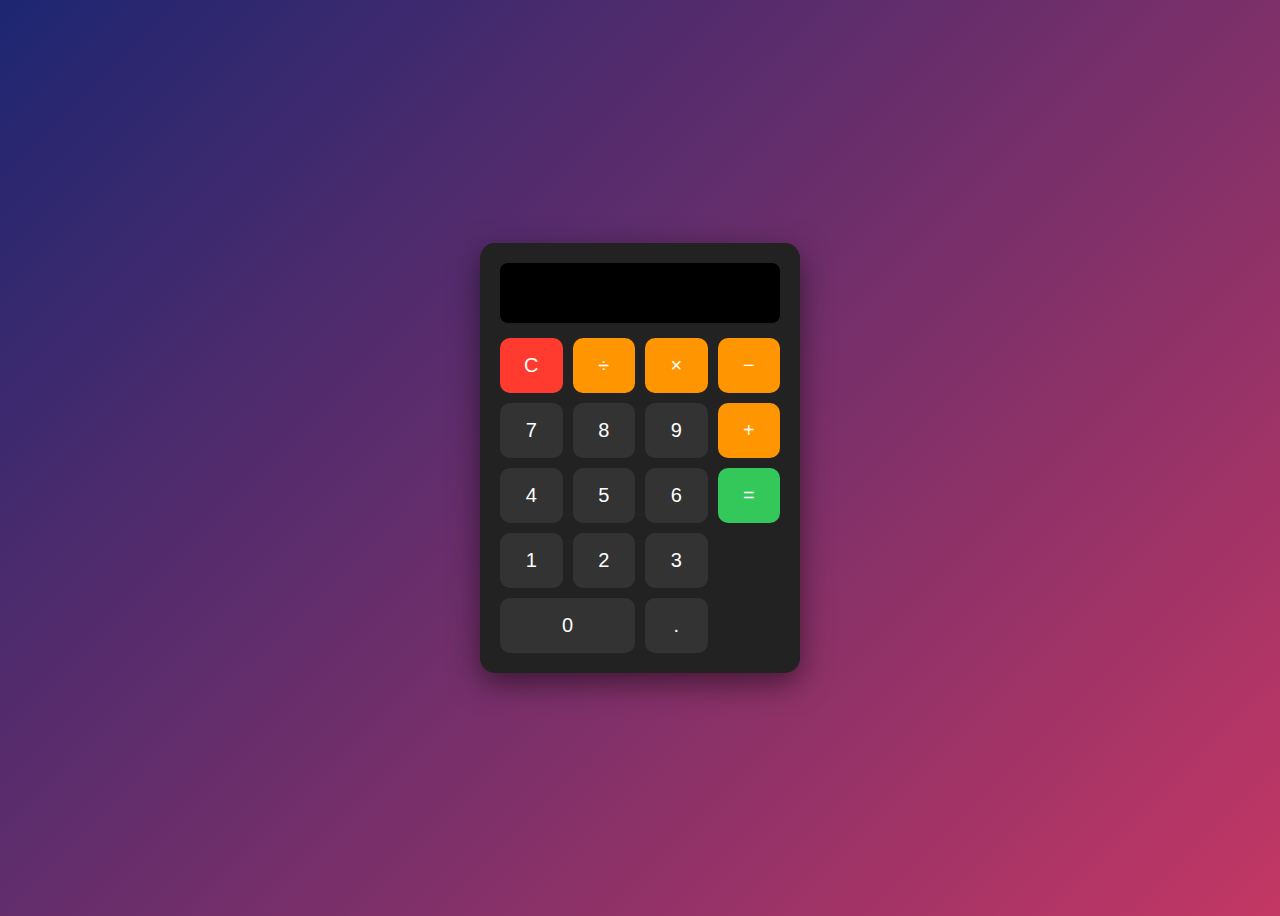
<file: calculater/calculator.html>
<!DOCTYPE html>
<html lang="en">
<head>
  <meta charset="UTF-8">
  <title>Calculator</title>
  <link rel="stylesheet" href="styling.css">
</head>
<body>

<div class="calculator">
  <input type="text" id="display" readonly>

  <div class="buttons">
    <button class="clear">C</button>
    <button class="operator">÷</button>
    <button class="operator">×</button>
    <button class="operator">−</button>

    <button>7</button>
    <button>8</button>
    <button>9</button>
    <button class="operator">+</button>

    <button>4</button>
    <button>5</button>
    <button>6</button>
    <button class="equal">=</button>

    <button>1</button>
    <button>2</button>
    <button>3</button>

    <button class="zero">0</button>
    <button>.</button>
  </div>
</div>

<script src="calc.js"></script>
</body>
</html>
</file>
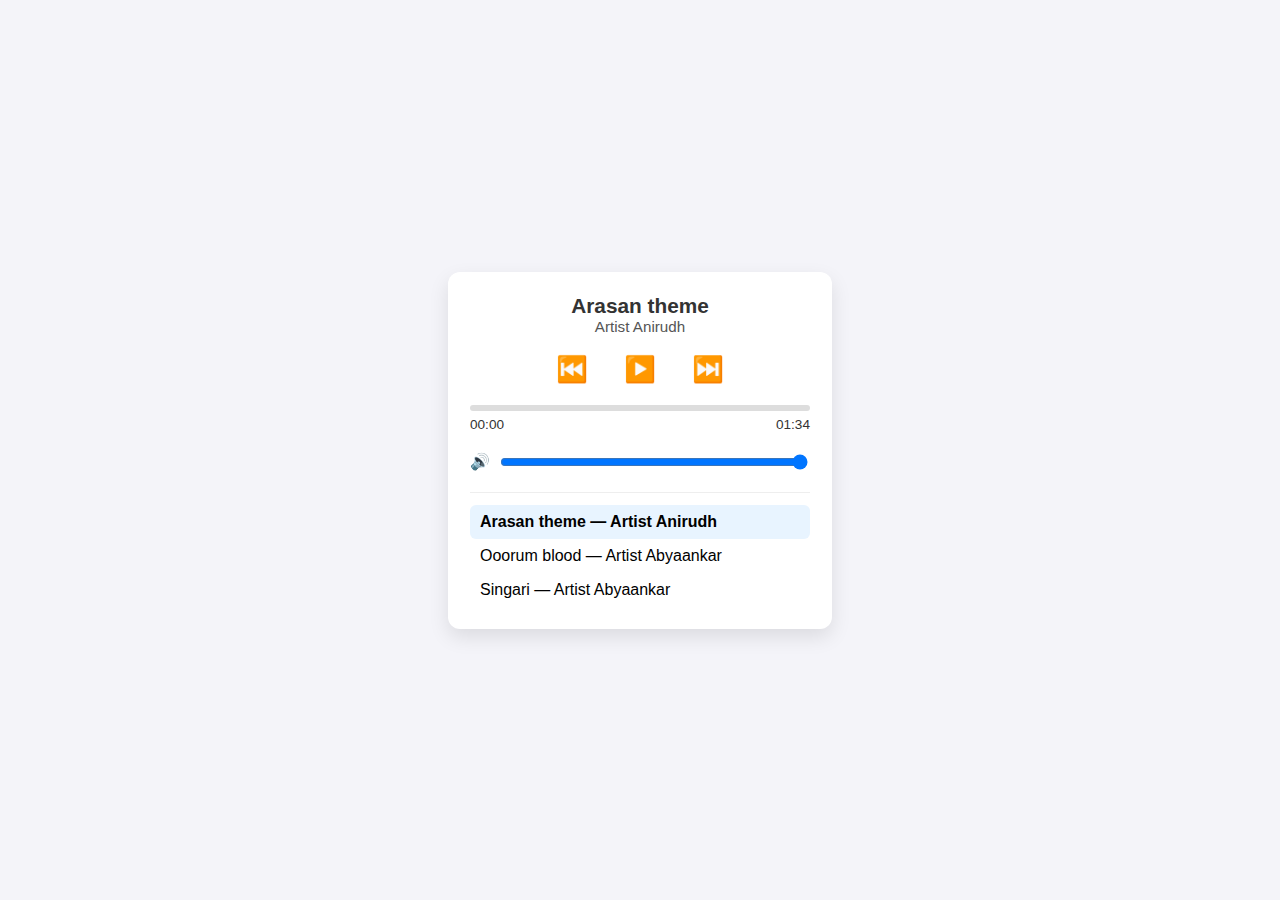
<file: music player/music.html>
<!DOCTYPE html>
<html lang="en">
<head>
  <meta charset="UTF-8" />
  <meta name="viewport" content="width=device-width, initial-scale=1" />
  <title>Music Player interface</title>
  <style>
    :root {
      --bg-color: #f4f4f9;
      --card-bg: #ffffff;
      --primary: #2196f3;
      --primary-dark: #1769aa;
      --text-primary: #333;
      --text-secondary: #555;
      --shadow: rgba(0, 0, 0, 0.1);
      --transition-speed: 0.3s;
    }
    body {
      background: var(--bg-color);
      font-family: Arial, sans-serif;
      display: flex;
      align-items: center;
      justify-content: center;
      height: 100vh;
      margin: 0;
    }
    .player {
      background: var(--card-bg);
      border-radius: 12px;
      box-shadow: 0 8px 20px var(--shadow);
      width: 340px;
      padding: 22px;
      transition: transform var(--transition-speed), box-shadow var(--transition-speed);
    }
    .player:hover {
      transform: translateY(-5px);
      box-shadow: 0 12px 28px var(--shadow);
    }
    .track-info {
      text-align: center;
      margin-bottom: 18px;
    }
    .track-info .title {
      font-size: 1.3em;
      font-weight: bold;
      color: var(--text-primary);
    }
    .track-info .artist {
      font-size: 0.95em;
      color: var(--text-secondary);
    }
    .controls {
      display: flex;
      justify-content: center;
      align-items: center;
      gap: 24px;
      margin-bottom: 20px;
    }
    .controls button {
      background: none;
      border: none;
      font-size: 1.6em;
      color: var(--primary);
      cursor: pointer;
      transition: transform var(--transition-speed), color var(--transition-speed);
    }
    .controls button:hover {
      transform: scale(1.2);
      color: var(--primary-dark);
    }
    .progress-container {
      width: 100%;
      height: 6px;
      background: #ddd;
      border-radius: 3px;
      cursor: pointer;
      position: relative;
      margin-bottom: 6px;
      transition: background var(--transition-speed);
    }
    .progress-container:hover {
      background: #ccc;
    }
    .progress {
      height: 100%;
      background: var(--primary);
      width: 0%;
      border-radius: 3px;
      transition: width 0.1s linear;
    }
    .time {
      display: flex;
      justify-content: space-between;
      font-size: 0.85em;
      color: var(--text-primary);
      margin-bottom: 20px;
    }
    .volume-container {
      display: flex;
      align-items: center;
      gap: 8px;
      margin-bottom: 20px;
    }
    .volume-container input[type="range"] {
      width: 100%;
      cursor: pointer;
    }
    .playlist {
      max-height: 140px;
      overflow-y: auto;
      border-top: 1px solid #eee;
      padding-top: 12px;
    }
    .playlist .song {
      padding: 8px 10px;
      border-radius: 6px;
      transition: background-color var(--transition-speed), transform var(--transition-speed);
      cursor: pointer;
    }
    .playlist .song:hover {
      background-color: #f0f8ff;
      transform: translateX(4px);
    }
    .playlist .song.active {
      background-color: #e8f4ff;
      font-weight: bold;
    }
    /* optional: smooth fade-in on load */
    @keyframes fadeIn {
      from { opacity: 0; transform: scale(0.95); }
      to { opacity: 1; transform: scale(1); }
    }
    .player {
      animation: fadeIn 0.5s ease-out;
    }
  </style>
</head>
<body>

<div class="player">
  <div class="track-info">
    <div class="title" id="title">No song</div>
    <div class="artist" id="artist">-</div>
  </div>

  <div class="controls">
    <button id="prev">⏮️</button>
    <button id="play">▶️</button>
    <button id="next">⏭️</button>
  </div>

  <div class="progress-container" id="progress-container">
    <div class="progress" id="progress"></div>
  </div>
  <div class="time">
    <span id="current-time">00:00</span>
    <span id="total-duration">00:00</span>
  </div>

  <div class="volume-container">
    <label for="volume">🔊</label>
    <input type="range" id="volume" min="0" max="1" step="0.01" value="1">
  </div>

  <div class="playlist" id="playlist">
    <!-- playlist items will be injected here -->
  </div>

  <audio id="audio"></audio>
</div>

<script>
  const tracks = [
    { title: "Arasan theme", artist: "Artist Anirudh", src: "music/song1.mp3" },
    { title: "Ooorum blood", artist: "Artist Abyaankar", src: "music/song2.mp3" },
    { title: "Singari", artist: "Artist Abyaankar", src: "music/song3.mp3" }
    // Add more tracks as needed
  ];

  let currentIndex = 0;
  const audio = document.getElementById('audio');
  const playBtn = document.getElementById('play');
  const prevBtn = document.getElementById('prev');
  const nextBtn = document.getElementById('next');
  const titleEl = document.getElementById('title');
  const artistEl = document.getElementById('artist');
  const currentTimeEl = document.getElementById('current-time');
  const totalDurationEl = document.getElementById('total-duration');
  const progressContainer = document.getElementById('progress-container');
  const progressBar = document.getElementById('progress');
  const volumeSlider = document.getElementById('volume');
  const playlistEl = document.getElementById('playlist');

  function loadTrack(index) {
    const track = tracks[index];
    audio.src = track.src;
    titleEl.textContent = track.title;
    artistEl.textContent = track.artist;
    document.querySelectorAll('.playlist .song').forEach((el, idx) => {
      el.classList.toggle('active', idx === index);
    });
  }

  function playTrack() {
    audio.play();
    playBtn.textContent = '⏸️';
  }
  function pauseTrack() {
    audio.pause();
    playBtn.textContent = '▶️';
  }

  playBtn.onclick = () => {
    if (audio.paused) playTrack();
    else pauseTrack();
  };

  prevBtn.onclick = () => {
    currentIndex = (currentIndex - 1 + tracks.length) % tracks.length;
    loadTrack(currentIndex);
    playTrack();
  };

  nextBtn.onclick = () => {
    currentIndex = (currentIndex + 1) % tracks.length;
    loadTrack(currentIndex);
    playTrack();
  };

  audio.addEventListener('loadedmetadata', () => {
    totalDurationEl.textContent = formatTime(audio.duration);
  });

  audio.addEventListener('timeupdate', () => {
    currentTimeEl.textContent = formatTime(audio.currentTime);
    const percent = (audio.currentTime / audio.duration) * 100;
    progressBar.style.width = percent + '%';
  });

  progressContainer.onclick = (e) => {
    const clickX = e.offsetX;
    const width = progressContainer.clientWidth;
    audio.currentTime = (clickX / width) * audio.duration;
  };

  volumeSlider.oninput = (e) => {
    audio.volume = e.target.value;
  };

  audio.addEventListener('ended', () => {
    // autoplay next
    currentIndex = (currentIndex + 1) % tracks.length;
    loadTrack(currentIndex);
    playTrack();
  });

  tracks.forEach((track, idx) => {
    const div = document.createElement('div');
    div.classList.add('song');
    div.textContent = track.title + " — " + track.artist;
    div.onclick = () => {
      currentIndex = idx;
      loadTrack(currentIndex);
      playTrack();
    };
    playlistEl.append(div);
  });

  loadTrack(currentIndex);

  function formatTime(sec) {
    const m = Math.floor(sec / 60);
    const s = Math.floor(sec % 60);
    return String(m).padStart(2, '0') + ":" + String(s).padStart(2, '0');
  }
</script>

</body>
</html>
</file>
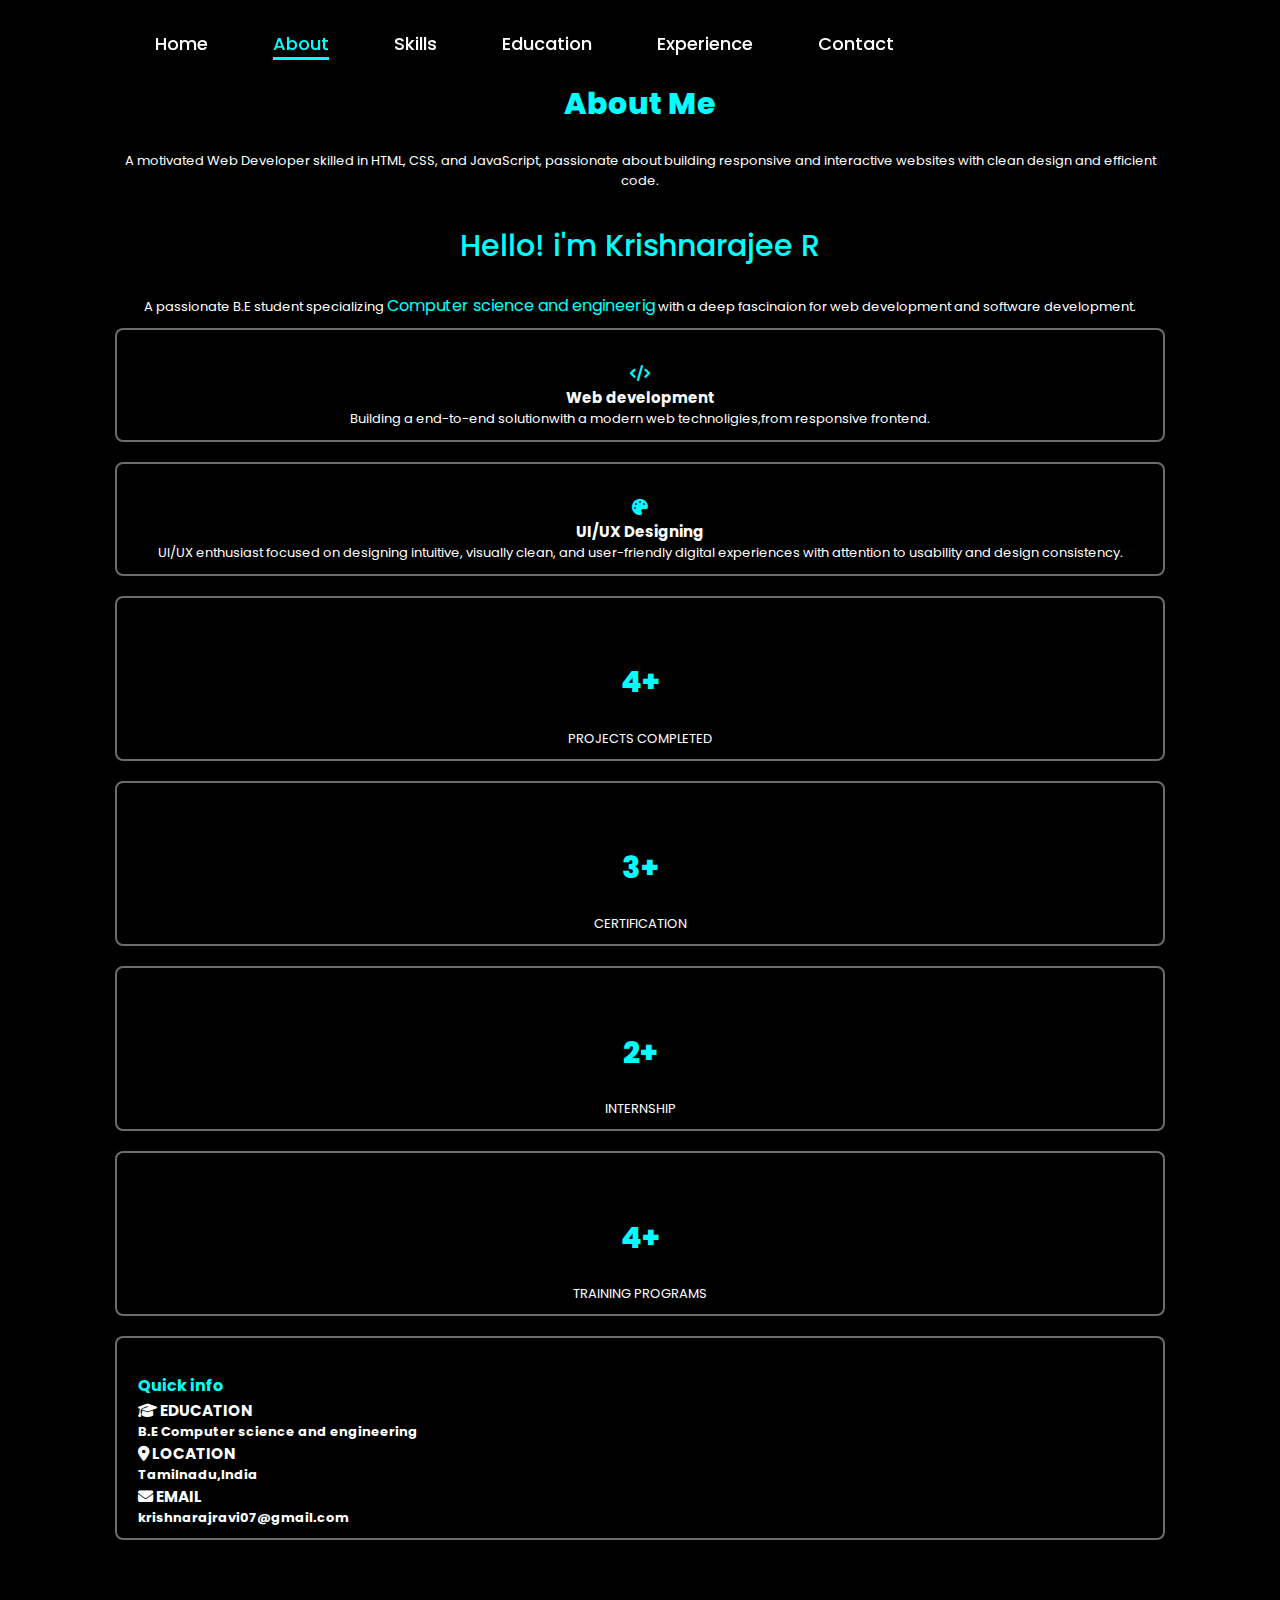
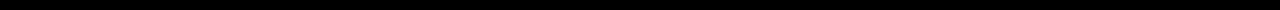
<file: portfolio/about.html>
<!DOCTYPE html>
<html lang="en">
    
<head>
    <meta charset="UTF-8">
    <meta name="viewport" content="width=device-width, initial-scale=1.0">
    <link rel="stylesheet" href="https://cdnjs.cloudflare.com/ajax/libs/font-awesome/6.5.2/css/all.min.css">
    <link rel="stylesheet" href="style.css">
    
    <title> Krisharajee Portfolio Website</title>
    <style>
        body{
            text-align: center;
        }
        h1{
            padding: 3% 2% 2%;
            color: aqua; 
            border-bottom: 3px solid transparent;
        }
        h1{
    font-size: 3rem;
    color:aqua;
    font-weight: 800;
    cursor: pointer;
    transition: 0.5s ease;
}

h1:hover{
    transform: scale(1.1);
}
        p{
font-size: small;
content: none;
        }
        .aboutname{
            text-align: center;
            color: aqua;
            font-weight: 500;
           
        }
        .aboutp{
            font-weight: 400;
            font-style: normal;
            font-size: small;
            margin-bottom:  10px;
        }
        .aboutp span{
            font-size: medium;
            font-weight: 400;
            color: aqua;
        }
        .web{
            padding: 3% 2% 1%;
            border:2px solid rgb(105, 109, 109);
            border-radius: 8px;
            transition: all 0.3 ease;
            margin-bottom: 20px;
        }
        .web:hover{
           border-color: aqua;
           box-shadow: inset 0px 0px 10px aqua;
        }

          .uiux{
           
            margin: 0%;
            padding: 3% 2% 1%;
            border:2px solid rgb(105, 109, 109);
            border-radius: 8px;
            transition: all 0.3 ease;
            gap: 20px;
             margin-bottom: 20px;
        }
        .uiux:hover{
           border-color: aqua;
           box-shadow: inset 0px 0px 10px aqua;
        }
        .icon{
            margin-bottom: 5px;
            font-size: medium;
            color: aqua;
        }
     .proj
    {
         padding: 3% 2% 1%;
            border:2px solid rgb(105, 109, 109);
            border-radius: 8px;
            transition: all 0.3 ease;
            margin-bottom: 20px;
    }
     .proj:hover{
           border-color: aqua;
           box-shadow: inset 0px 0px 10px aqua;
        }
     .cert
    {
         padding: 3% 2% 1%;
            border:2px solid rgb(105, 109, 109);
            border-radius: 8px;
            transition: all 0.3 ease;
            margin-bottom: 20px;
    }
     .cert:hover{
           border-color: aqua;
           box-shadow: inset 0px 0px 10px aqua;
        }
         .intern
    {
         padding: 3% 2% 1%;
            border:2px solid rgb(105, 109, 109);
            border-radius: 8px;
            transition: all 0.3 ease;
            margin-bottom: 20px;
    }
    .intern:hover{
           border-color: aqua;
           box-shadow: inset 0px 0px 10px aqua;
        }

         .train
    {
         padding: 3% 2% 1%;
            border:2px solid rgb(105, 109, 109);
            border-radius: 8px;
            transition: all 0.3 ease;
            margin-bottom: 20px;
    }
    .train:hover{
           border-color: aqua;
           box-shadow: inset 0px 0px 10px aqua;
        }
        .quick{
            
            font-size: small;
    font-weight: 100;
            text-align: left;
              padding: 3% 2% 1%;
            border:2px solid rgb(105, 109, 109);
            border-radius: 8px;
            transition: all 0.3 ease;
            margin-bottom: 20px;
        }
     .quick:hover{
           border-color: aqua;
           box-shadow: inset 0px 0px 10px aqua;
        }
.quick span{
    font-size: medium;
    padding: 0%;
    margin: 0%;
}

        
    </style>
</head>
<body>
    <header>
        

        <nav>
            <a href="index.html" > Home</a>
            <a href="about.html" class="active">About</a>
            <a href="skills.html" >Skills</a>
            <a href="education.html" >Education</a>
            <a href="experience.html" >Experience</a>
            <a href="contact.html" >Contact</a>
        </nav>

        <div class="bar">
        <a href=""><i class="fa-solid fa-bars"></i></a>
        </div>
    </header>

    <section class="content">

        <h1>About Me</h1>
        <p>A motivated Web Developer skilled in HTML, CSS, and JavaScript, passionate about building responsive and interactive websites with clean design and efficient code.</p>
<h1 class="aboutname">Hello! i'm Krishnarajee R</h1>
<p class="aboutp">A passionate B.E student specializing <span>Computer science and engineerig</span> with a deep fascinaion for web development and software development.</p>
        <div class="web">
           <a href="#" class="icon"><i class="fa-solid fa-code"></i></a>
            <h2 class="domain1">Web development</h2>
            <p class="damainp1">Building a end-to-end solutionwith a modern web technoligies,from responsive frontend.</p>

        </div>

         <div class="uiux">
           <a href="#" class="icon"><i class="fa-solid fa-palette"></i></a>
            <h2 class="domain2">UI/UX Designing</h2>
            <p class="damainp2">UI/UX enthusiast focused on designing intuitive, visually clean, and user-friendly digital experiences with attention to usability and design consistency.</p>

        </div>
<div class="overall">
        <div class="proj">
            <h1>4+</h1>
            <p>PROJECTS COMPLETED</p>
        </div>
        <div class="cert">
            <h1>
                3+
            </h1>
            <p>CERTIFICATION</p>
        </div>
        <div class="intern">
            <h1>2+</h1>
            <p>INTERNSHIP</p>
        </div>
        <div class="train">
            <h1>4+</h1>
            <p>TRAINING PROGRAMS</p>
        </div>
        <div class="quick">
            <h2><span>Quick info</span></h2>
            <div class="details">
             <div class="h3">  <h3><i class="fa-solid fa-graduation-cap"></i> EDUCATION</h3>
                <h4>B.E Computer science and engineering</h4>
</div> 
 <div class="location">  <h3><i class="fa-solid fa-location-dot"></i> LOCATION</h3>
                <h4>Tamilnadu,India</h4>
</div> 
<div class="mail">
    <h3><i class="fa-solid fa-envelope"></i> EMAIL</h3>
    <h4>krishnarajravi07@gmail.com</h4>
</div>

            </div>
        </div>
        </div>
    </section>
    <script>
  const bar = document.querySelector(".bar a");
  const nav = document.querySelector("header nav");

  bar.addEventListener("click", function (e) {
    e.preventDefault();        
    nav.classList.toggle("active");
  });
</script>
   
</body>
</html>
</file>
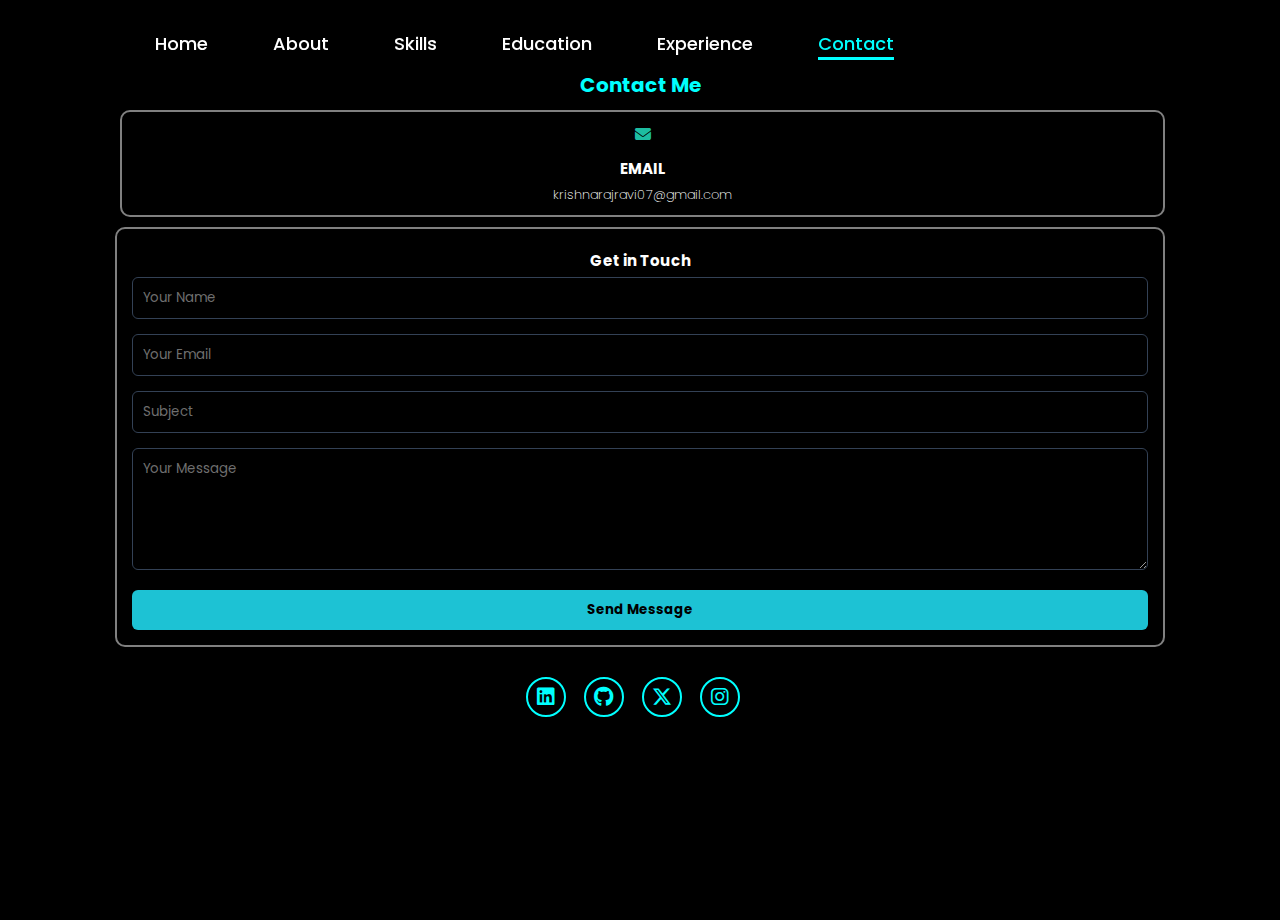
<file: portfolio/contact.html>
<!DOCTYPE html>
<html lang="en">
    
<head>
    <meta charset="UTF-8">
    <meta name="viewport" content="width=device-width, initial-scale=1.0">
    <link rel="stylesheet" href="https://cdnjs.cloudflare.com/ajax/libs/font-awesome/6.5.2/css/all.min.css">
    <link rel="stylesheet" href="style.css">
    <title> Krisharajee Portfolio Website</title>
    <style>
        body{
            text-align: center;
            margin-top: 10px;
            margin-bottom: 10px;
        }
        h1{
            color: aqua;
             margin-top: 10px;
            margin-bottom: 10px;
        }
        .mail{
        
            
            border: 2px solid gray;
            border-radius: 10px;
           
            margin-left: 5px;
             margin-top: 10px;
            margin-bottom: 10px;
        }
        .mail:hover{
           border-color: aqua;
           box-shadow: inset 0px 0px 10px aqua;
        }
  h3{
    margin-top: 10px;
    margin-bottom: 10px;
  }
  h4{
    font-size: small;
    font-weight: 200;
    margin-top: 5px;
    margin-bottom: 10px;
  }
  .icon{
   font-size: medium;
    color: rgb(29, 188, 161);;
    
   
  }
       
      .contact-section {
  background: #000000;
  padding: 30px;
  width: 350px;
  border-radius: 12px;
  box-shadow: 0 0 15px rgba(0,0,0,0.5);
}

.contact-section h2 {
  text-align: center;
  margin-bottom: 20px;
  color: #0ed3e9;
}

.contact-form input,
.contact-form textarea {
  width: 100%;
  padding: 10px;
  margin-bottom: 15px;
  border-radius: 6px;
  border: 1px solid #334155;
  background: #000000;
  color: #fff;
  outline: none;
}

.contact-form input::placeholder,
.contact-form textarea::placeholder {
  color: #6f6f6f;
}

.contact-form input:focus,
.contact-form textarea:focus {
  border-color: #14eeee;
}

.contact-form button {
  width: 100%;
  padding: 10px;
  background: #1dc2d4;
  border: none;
  border-radius: 6px;
  color: #000000;
  font-weight: bold;
  cursor: pointer;
  transition: 0.3s;
}

.contact-form button:hover {
  background:  #0bd8d8;
}  
.get{
    margin-top: 5px;
    margin-bottom: 5px;
}
.touch{
    border: 2px solid grey;
    border-radius: 10px;
    padding: 15px 15px;
}
.touch:hover{
    border-color: aqua;
           box-shadow: inset 0px 0px 10px aqua;
        }
   
    </style>
</head>
<body>
    <header>
      

        <nav>
            <a href="index.html"> Home</a>
            <a href="about.html" >About</a>
            <a href="skills.html" >Skills</a>
            <a href="education.html" >Education</a>
            <a href="experience.html" >Experience</a>
            <a href="contact.html"  class="active">Contact</a>
        </nav>
        <div class="bar">
        <a href=""><i class="fa-solid fa-bars"></i></a>
        </div>
    </header>
   <section class="contact">
<h1>Contact Me</h1>
<div class="mail">
    <h3 class="icon"><i class="fa-solid fa-envelope"></i> </h3>
    <h2>EMAIL</h2>
    <h4>krishnarajravi07@gmail.com</h4>
</div>
   
<div class="touch">
  
    <h2 class="get">Get in Touch</h2>

    <form class="contact-form" action="mailto:krishnarajravi07@gmail.com" method="post" enctype="text/plain">
      <input type="text" placeholder="Your Name" required>
      <input type="email" placeholder="Your Email" required>
      <input type="text" placeholder="Subject" required>
      <textarea placeholder="Your Message" rows="5" required></textarea>
      <button type="submit">Send Message</button>
    </form>
    </div>
    <div class="social-icons">
                <a href="https://www.linkedin.com/in/krishnarajee-r-56731928b?utm_source=share&utm_campaign=share_via&utm_content=profile&utm_medium=android_app"><i class="fa-brands fa-linkedin"></i></a>
                <a href="https://github.com/Krishnarajee"><i class="fa-brands fa-github"></i></a>
                <a href="https://x.com/KrishnarajeeR"><i class="fa-brands fa-x-twitter"></i></a>
                <a href="https://www.instagram.com/_krishnx_8?igsh=eDU4eWZiZzJrbnhx"><i class="fa-brands fa-instagram"></i></a>
            </div>
  </section>
  <script>
  const bar = document.querySelector(".bar a");
  const nav = document.querySelector("header nav");

  bar.addEventListener("click", function (e) {
    e.preventDefault();        
    nav.classList.toggle("active");
  });
</script>
</body>
</html>
</file>
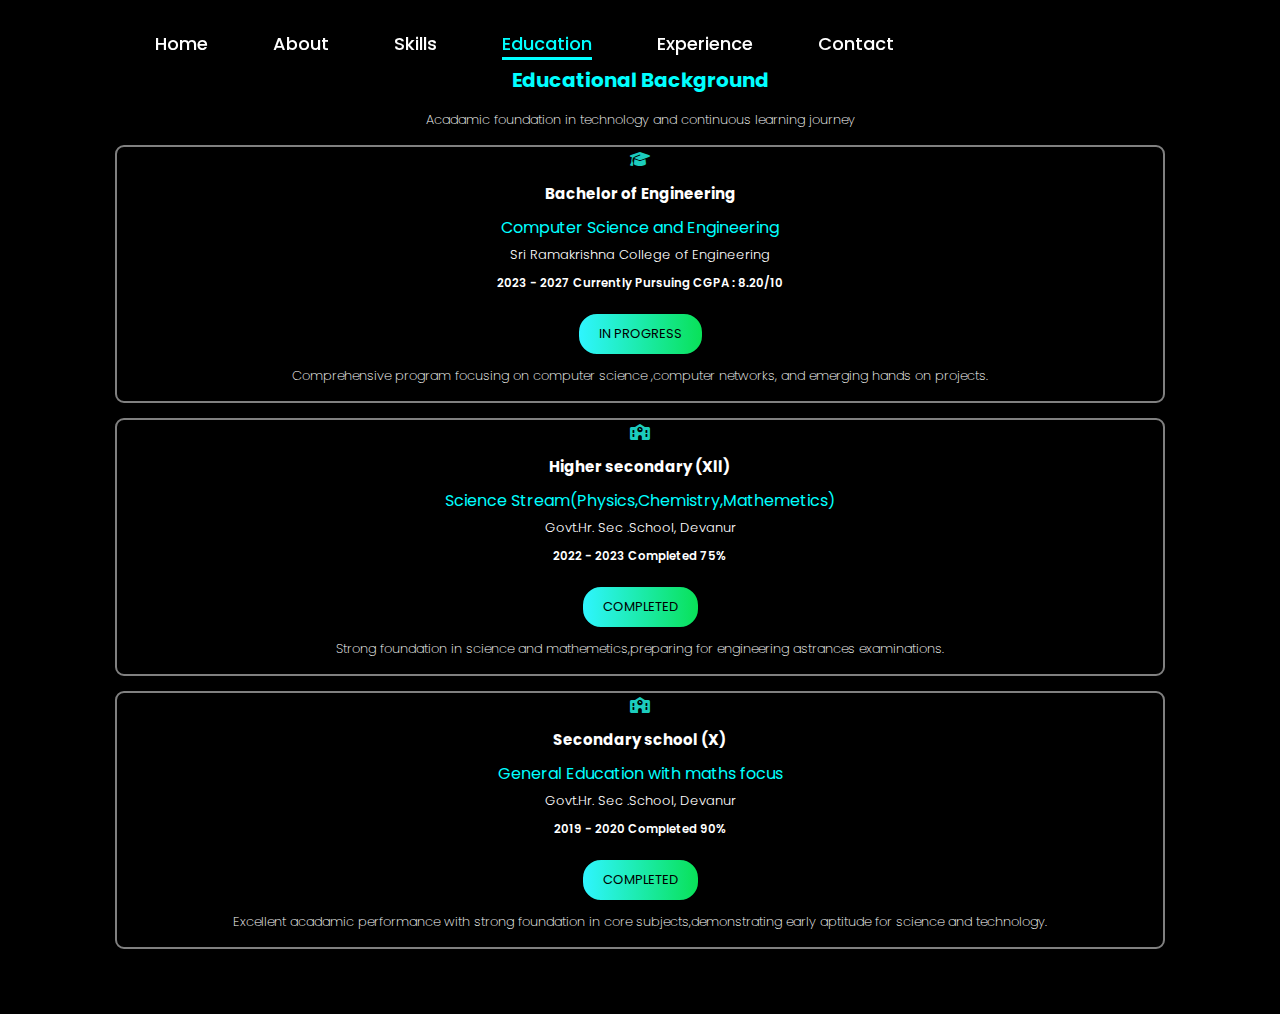
<file: portfolio/education.html>
<!DOCTYPE html>
<html lang="en">
    
<head>
    <meta charset="UTF-8">
    <meta name="viewport" content="width=device-width, initial-scale=1.0">
    <link rel="stylesheet" href="https://cdnjs.cloudflare.com/ajax/libs/font-awesome/6.5.2/css/all.min.css">
    <link rel="stylesheet" href="style.css">
    <title> Krisharajee Portfolio Website</title>
    <style>
        body{
            text-align: center;
        }
        h1{
            color:aqua ;
            margin-top: 15px;
            margin-bottom: 15px;
        }
        p{
            font-size: small;
            font-weight: 200;
            margin-bottom: 15px;
        }
        .degree{
            border: 2px solid gray;
            border-radius: 9px;
            margin-top: 10px;
            margin-bottom: 15px;
        }.degree:hover{
             border-color: aqua;
           box-shadow: inset 0px 0px 10px aqua;
        }
        .icon{
              margin-top: 15px;
            color: rgb(28, 204, 189);
            font-size: medium;
          
           
           
            margin-bottom: 15px;
        }
        h2{
            margin-top: 10px;
            margin-bottom: 5px;
        }
        h2 span{
            font-size: medium;
            font-weight: 400;
             margin-bottom: 5px;
        }
        h4{
            font-size: small;
            font-weight: 300;
            margin-bottom: 10px;

        }
        h3{
            font-weight: 600;
            margin-bottom: 10px;
        }
.button{
    display: inline-block;
    color: black;
    margin-top: 10px;
    margin-bottom: 10px;
    background: linear-gradient(to right,#2ff5ff,#09e158);
    font-size: small;
    font-weight: 400;
    border: 2px solid rgb(0, 0, 0);
    border-radius: 20px;
    padding: 10px 20px;
}
    </style>
</head>
<body>
    <header>
      

        <nav>
            <a href="index.html" > Home</a>
            <a href="about.html" >About</a>
            <a href="skills.html" >Skills</a>
            <a href="education.html" class="active">Education</a>
            <a href="experience.html" >Experience</a>
            <a href="contact.html" >Contact</a>
        </nav>
        <div class="bar">
        <a href=""><i class="fa-solid fa-bars"></i></a>
        </div>
    </header>
   <section class="Education">
    <h1>Educational Background</h1>
    <p>Acadamic foundation in technology and continuous learning journey </p>

    <div class="degree">
    <a href="#" class="icon"><i class="fa-solid fa-graduation-cap"></i></a>
    <h2>Bachelor of Engineering</h2>
    <h2><span>Computer Science and Engineering</span></h2>
<h4>Sri Ramakrishna College of Engineering</h4>
<h3>2023 - 2027 Currently Pursuing CGPA : 8.20/10</h3>
  <div class="button">IN PROGRESS</div>
   <p class="para"> Comprehensive program focusing on computer science ,computer networks, and emerging hands on projects. </p>
    </div>
 <div class="degree">
    <a href="#" class="icon"><i class="fa-solid fa-school"></i></a>
    <h2> Higher secondary (Xll)</h2>
    <h2><span>Science Stream(Physics,Chemistry,Mathemetics)</span></h2>
<h4>Govt.Hr. Sec .School, Devanur</h4>
<h3>2022 - 2023 Completed 75%</h3>
  <div class="button">COMPLETED</div>
   <p class="para"> Strong foundation in science and mathemetics,preparing for engineering astrances examinations. </p>

</div>

<div class="degree">
    <a href="#" class="icon"><i class="fa-solid fa-school"></i></a>
    <h2> Secondary school (X)</h2>
    <h2><span>General Education with maths focus </span></h2>
<h4>Govt.Hr. Sec .School, Devanur</h4>
<h3>2019 - 2020 Completed 90%</h3>
  <div class="button">COMPLETED</div>
   <p class="para"> Excellent acadamic performance with strong foundation in core subjects,demonstrating early aptitude for science and technology. </p>

</div>
   </section>
   <script>
  const bar = document.querySelector(".bar a");
  const nav = document.querySelector("header nav");

  bar.addEventListener("click", function (e) {
    e.preventDefault();        
    nav.classList.toggle("active");
  });
</script>
</body>
</html>
</file>
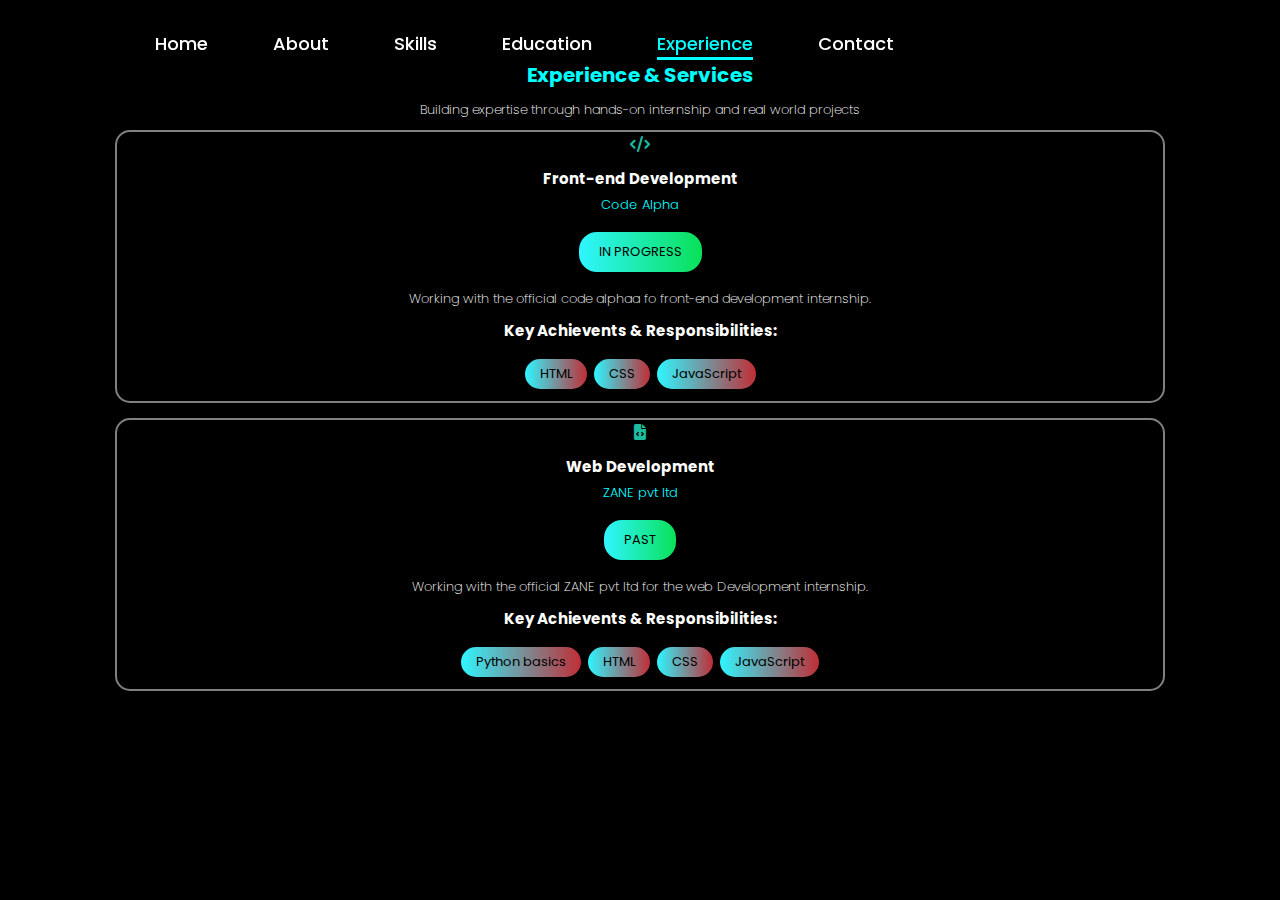
<file: portfolio/experience.html>
<!DOCTYPE html>
<html lang="en">
    
<head>
    <meta charset="UTF-8">
    <meta name="viewport" content="width=device-width, initial-scale=1.0">
    <link rel="stylesheet" href="https://cdnjs.cloudflare.com/ajax/libs/font-awesome/6.5.2/css/all.min.css">
    <link rel="stylesheet" href="style.css">
    <title> Krisharajee Portfolio Website</title>
    <style>
        body{
            text-align: center;
        }
        .expr h1{
color: aqua;
margin-top: 10px;
margin-bottom: 10px;

}
.expr p{
    font-size: small;
    font-weight: 200;
    margin-bottom: 10px;
}
.web{
    border: 2px solid gray;
    border-radius: 15px;
    margin-top: 10px;
    margin-bottom: 15px;
}.web:hover{
      border-color: aqua;
           box-shadow: inset 0px 0px 10px aqua;
}
.icon{
    margin-top: 10px;
    margin-bottom: 10px;
    color: rgb(29, 188, 161);
    font-size: medium;
}
.course{
    margin-top: 10px;
    margin-bottom: 5px;
}
h3{
    font-size: small;
    font-weight: 300;
    color: aqua;
    margin-bottom: 5px;
}
.button{
     display: inline-block;
    color: black;
    margin-top: 10px;
    margin-bottom: 10px;
    background: linear-gradient(to right,#2ff5ff,#09e158);
    font-size: small;
    font-weight: 400;
    border: 2px solid rgb(0, 0, 0);
    border-radius: 20px;
    padding: 10px 20px;
}
.p1{
    margin-top: 5px;
    margin-bottom: 5px;
}
.ul1{
    
    font-size: small;
    margin: 10px;
    margin-bottom: 10px;
}
.button1{
     display: inline-block;
    color: black;
    margin-top: 10px;
    margin-bottom: 10px;
    background: linear-gradient(to right,#2ff5ff,#c02e36);
    font-size: small;
    font-weight: 400;
    border: 2px solid rgb(0, 0, 0);
    border-radius: 20px;
    padding: 5px 15px;
}
    </style> 
</head>
<body>
    <header>
     

        <nav>
            <a href="index.html" > Home</a>
            <a href="about.html" >About</a>
            <a href="skills.html" >Skills</a>
            <a href="education.html" >Education</a>
            <a href="experience.html" class="active" >Experience</a>
            <a href="contact.html" >Contact</a>
        </nav>
        <div class="bar">
        <a href=""><i class="fa-solid fa-bars"></i></a>
        </div>
    </header>
   <section class="expr">

    <h1>Experience & Services</h1>
    <p>Building expertise through hands-on internship and real world projects</p>

    <div class="web">
      <a href="#" class="icon"><i class="fa-solid fa-code"></i></a>
      <h2 class="course">Front-end Development</h2>
<h3>Code Alpha</h3>
 <div class="button">IN PROGRESS</div>
 <p class="p1">Working with the official code alphaa fo front-end development internship.</p>
 <h2 class="course">Key Achievents & Responsibilities:</h2>
 <div class="button1">HTML</div>
 <div class="button1">CSS</div>
 <div class="button1">JavaScript</div>
    </div>

      <div class="web">
      <a href="#" class="icon"><i class="fa-solid fa-file-code"></i></a>
      <h2 class="course">Web Development</h2>
<h3>ZANE pvt ltd</h3>
 <div class="button">PAST</div>
 <p class="p1">Working with the official ZANE pvt ltd for the web Development internship.</p>
 <h2 class="course">Key Achievents & Responsibilities:</h2>
 <div class="button1">Python basics</div>
 <div class="button1">HTML</div>
 <div class="button1">CSS</div>
 <div class="button1">JavaScript</div>
    </div>
   </section>
   <script>
  const bar = document.querySelector(".bar a");
  const nav = document.querySelector("header nav");

  bar.addEventListener("click", function (e) {
    e.preventDefault();        
    nav.classList.toggle("active");
  });
</script>
</body>
</html>
</file>
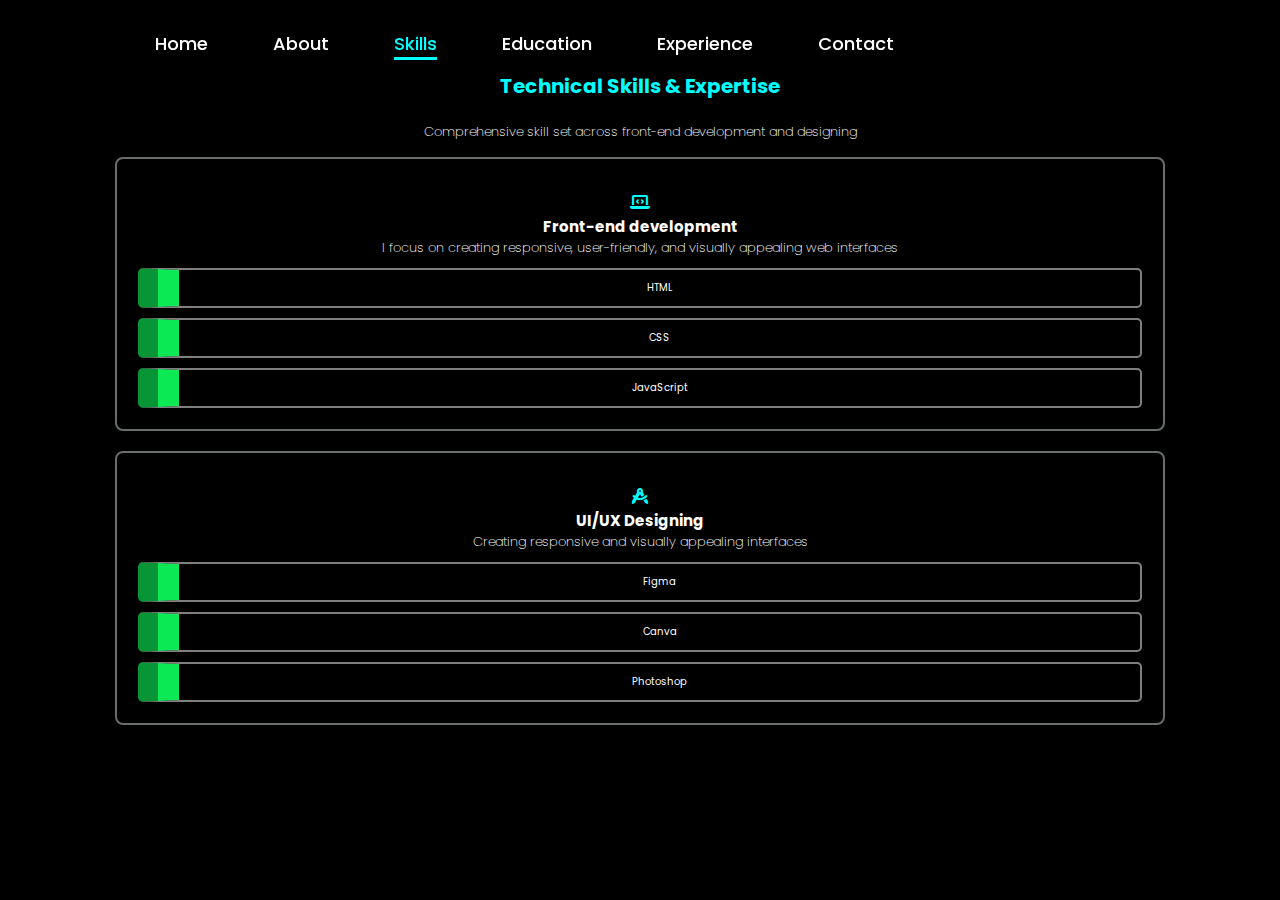
<file: portfolio/skills.html>
<!DOCTYPE html>
<html lang="en">
    
<head>
    <meta charset="UTF-8">
    <meta name="viewport" content="width=device-width, initial-scale=1.0">
    <link rel="stylesheet" href="https://cdnjs.cloudflare.com/ajax/libs/font-awesome/6.5.2/css/all.min.css">
    <link rel="stylesheet" href="style.css">
    <title> Krisharajee Portfolio Website</title>
    <style>
        body{
            text-align: center;
             font-family: 'Poppins', sans-serif;
        }
     .title{
          padding: 2% 2% 2%;
            color: aqua;
            font-weight: 700;
        }
        .titlep{
            font-size: small;
            font-weight: 200;
            margin-bottom: 15px;
        }
        .dev{
              margin: 0%;
            padding: 3% 2% 1%;
            border:2px solid rgb(105, 109, 109);
            border-radius: 8px;
            transition: all 0.3 ease;
            gap: 20px;
             margin-bottom: 20px;
        }
        .dev:hover{
           border-color: aqua;
           box-shadow: inset 0px 0px 10px aqua;
        }
        .icon{
           
            
            font-size: medium;
            color: aqua;
        }
        p{
            font-size: small;
            font-weight: 200;
        }
        .lang1,.lang2,.lang3{
            padding: 10px 10px;
            border: 2px solid grey;
            margin-top: 10px;
            margin-bottom: 10px;
            border-radius: 5px;
            border-left: 6cap groove rgb(11, 233, 85);
          
        }
       /* .lang1,.lang2,.lang3:hover{
             border-color: rgb(0, 255, 55);
           box-shadow:  1px 1px 5px aqua;

        }*/
    </style>
</head>
<body>
    <header>
      

        <nav>
            <a href="index.html" > Home</a>
            <a href="about.html" >About</a>
            <a href="skills.html" class="active">Skills</a>
            <a href="education.html" >Education</a>
            <a href="experience.html" >Experience</a>
            <a href="contact.html" >Contact</a>
        </nav>
        <div class="bar">
        <a href=""><i class="fa-solid fa-bars"></i></a>
        </div>
    </header>
   <section class="skills">
 <h1 class="title">Technical Skills & Expertise</h1>
 <p class="titlep">Comprehensive skill set across front-end development and designing</p>

 <div class="dev">
    <a href="#" class="icon"><i class="fa-solid fa-laptop-code"></i></a>
    <h2>Front-end development</h2>
    <p>I focus on creating responsive, user-friendly, and visually appealing web interfaces</p>

   <div class="lang1">HTML</div> 
   
   <div class="lang2">CSS</div> 
   
   <div class="lang3">JavaScript</div> 
 </div>
 <div class="dev">
    <a href="#" class="icon"><i class="fa-solid fa-compass-drafting"></i></a>
    <h2>UI/UX Designing</h2>
    <p>Creating responsive and visually appealing  interfaces</p>

   <div class="lang1">Figma</div> 
   
   <div class="lang2">Canva</div> 
   
   <div class="lang3">Photoshop</div> 
 </div>
   </section>
            
        <script>
  const bar = document.querySelector(".bar a");
  const nav = document.querySelector("header nav");

  bar.addEventListener("click", function (e) {
    e.preventDefault();        
    nav.classList.toggle("active");
  });
</script>
    
</body>
</html>
</file>
<file: calculater/styling.css>
* {
  box-sizing: border-box;
  font-family: Arial, sans-serif;
}

body {
  height: 100vh;
  background: linear-gradient(135deg, #1d2671, #c33764);
  display: flex;
  justify-content: center;
  align-items: center;
}

.calculator {
  background: #222;
  padding: 20px;
  border-radius: 15px;
  width: 320px;
  box-shadow: 0 10px 30px rgba(0,0,0,0.5);
}

#display {
  width: 100%;
  height: 60px;
  background: #000;
  color: #0f0;
  font-size: 26px;
  text-align: right;
  padding: 10px;
  border: none;
  border-radius: 8px;
  margin-bottom: 15px;
}

.buttons {
  display: grid;
  grid-template-columns: repeat(4, 1fr);
  gap: 10px;
}

button {
  height: 55px;
  font-size: 20px;
  border: none;
  border-radius: 10px;
  cursor: pointer;
  transition: 0.2s;
}

button:hover {
  transform: scale(1.05);
}

.operator {
  background: #ff9500;
  color: #fff;
}

.equal {
  background: #34c759;
  color: #fff;
  grid-row: span 2;
}

.clear {
  background: #ff3b30;
  color: #fff;
}

.zero {
  grid-column: span 2;
}

button:not(.operator):not(.equal):not(.clear) {
  background: #333;
  color: #fff;
}
</file>
<file: portfolio/style.css>
@import url('https://fonts.googleapis.com/css2?family=Poppins:wght@100;200;300;400;500;600&display=swap');

*{
    margin: 0;
    padding: 0;
    box-sizing: border-box;
    text-decoration: none;
    border: none;
    outline: none;
    font-family: 'Poppins', sans-serif;
}

html{
    font-size: 62.5%;
}

body{
    width: 100%;
    height: 100vh;
    overflow-x: hidden;
    background-color: black;
    color: white;
}

header{
    margin-top: 20px;
    position: fixed;
    top: 0;
    left: 0;
    width: 100%;
    padding: 1rem 9%;
    background-color: transparent;
    filter: drop-shadow(10px);
    display: flex;
    justify-content: space-between;
    align-items: center;
    z-index: 100;
}

.logo{
    font-size: 3rem;
    color:rgb(19, 213, 213);
    font-weight: 800;
    cursor: pointer;
    transition: 0.5s ease;
}

.logo:hover{
    transform: scale(1.1);
}

   

nav a{
    font-size: 1.8rem;
    color: white;
    margin-left: 4rem;
    font-weight: 500;
    transition: 0.3s ease;
    border-bottom: 3px solid transparent;
}

nav a:hover,
nav a.active{
    color: aqua;
    border-bottom: 3px solid  aqua;
}

@media(max-width:995px){
    nav{
        position: absolute;
        display: none;
        top: 0;
        right: 0;
        width: 40%;
        border-left: 3px solid  aqua;
        border-bottom: 3px solid  aqua;
        border-bottom-left-radius: 2rem;
        padding: 1rem solid;
        background-color: #161616;
        border-top: 0.1rem solid rgba(0,0,0,0.1);
    }

    nav.active{
        display: block;
    }

    nav a{
        display: block;
        font-size: 2rem;
        margin: 3rem 0;
    }

    nav a:hover,
    nav a.active{
        padding: 1rem;
        border-radius: 0.5rem;
        border-bottom: 0.5rem solid  aqua;
    }
}

section{
    min-height: 100vh;
    padding: 5rem 9% 5rem;
}

.home{
    display: flex;
    justify-content: center;
    align-items: center;
    gap: 8rem;
    background-color: black;
}

.home .home-content h1{
    font-size: 6rem;
    font-weight: 700;
    line-height: 1.3;
}
.home-img{
    transition: 0.5s ease;
}
.home-img:hover{
   transform: scale(1.1);
}
span{
    color:  aqua;
}

.home-content h3{
    font-size: 4rem;
    margin-bottom: 1rem;
    font-weight: 700;
}

.home-content p{
    font-size: 1.6rem;
}

.home-img{
    border-radius: 60px;
}

.home-img img{
    position: relative;
    width: 25vw;
    border-radius: 60px;
    box-shadow: 0 0 25px solid  aqua;
    cursor: pointer;
    transition: 0.2s linear;
}

.home-img img:hover{
    font-size: 1.8rem;
    font-weight: 500;
}

.social-icons a{
    display: inline-flex;
    justify-content: center;
    align-items: center;
    width: 4rem;
    height: 4rem;
    background-color: transparent;
    border: 0.2rem solid  aqua;
    font-size: 2rem;
    border-radius: 50%;
    margin: 3rem 1.5rem 3rem 0;
    transition: 0.3s ease;
    color:  aqua;
}

.social-icons a:hover{
    color: black;
    transform: scale(1.3) translateY(-5px);
    background-color:   aqua;
    box-shadow: 0  0 25px  aqua;
}

.btn{
    display: inline-block;
    padding: 1rem 2.8rem;
    background-color: black;
    border-radius: 4rem;
    font-size: 1.6rem;
    color:  aqua;
    letter-spacing: 0.3rem;
    font-weight: 600;
    border: 2px solid  aqua;
    transition: 0.3s ease;
    cursor: pointer;
}

.btn:hover{
    transform: scale3d(1.03);
    background-color: aqua;
    color: black;
    box-shadow: 0 0 25px  aqua;
}
.btn1{
    
    
    display: inline-block;
    padding: 1.0rem 2.8rem;
    background-color: black;
    border-radius: 4rem;
    font-size: 1.6rem;
    color:  aqua;
    letter-spacing: 0.3rem;
    font-weight: 600;
    border: 2px solid  aqua;
    transition: 0.3s ease;
    cursor: pointer;
}

.btn1:hover{
    transform: scale3d(1.03);
    background-color: aqua;
    color: black;
    box-shadow: 0 0 25px  aqua;
}


.typing-text{
    font-size: 34px;
    font-weight: 600;
    min-width: 280px;
}

.typing-text span{
    position: relative;
}

.typing-text span::before{
    content: "software Developer";
    color: aqua;
    animation: words 5s infinite;
}

.typing-text span::after{
    content: "";
    background-color: black;
    position: absolute;
    width: calc(100% + 8px);
    height: 100%;
    border-left: 3px solid black;
    right: -8;
    animation: cursor 0.6s infinite;
}

@keyframes cursor{
    to{
        border-left: 3px solid  aqua;
    }
}

@keyframes words{
    0%, 20%{
        content: "Web Developer";
    }
}

@media (max-width: 1000px){
    .home{
        gap: 4rem;
    }
}

@media(max-width:995px){
    .home{
        flex-direction: column;
        margin: 5rem 4rem;
    }

    .home .home-content h3{
        font-size: 2.5rem;
    }

    .home-content h1{
        font-size: 5rem;
    }

    .home-img img{
        width: 70vw;
        margin-top: 4rem;
    }
}

header nav {
  display: flex;
  gap: 25px;
}


.bar {
  display: none;
}


@media (max-width: 995px) {
  header nav {
    position: absolute;
    top: 50px;
    right: -100%;
    width: 100%;
   
    background: #000000;
    flex-direction: column;
    align-items: center;
    transition: 0.3s ease;
  }

  

  header nav.active {
    right: 0;
  }

  header nav a {
    margin: 15px 0;
    font-size: 18px;
  }

  .bar {
    display: block;
    font-size: 25px;
    cursor: pointer;
  }

  .bar a {
    color: rgb(0, 247, 255);
  }
   .bar a:hover,
    .bar a:active,
     .bar a::shadow
    {
        text-shadow: aqua;
        color: rgb(13, 56, 95);
    }
}
</file>
